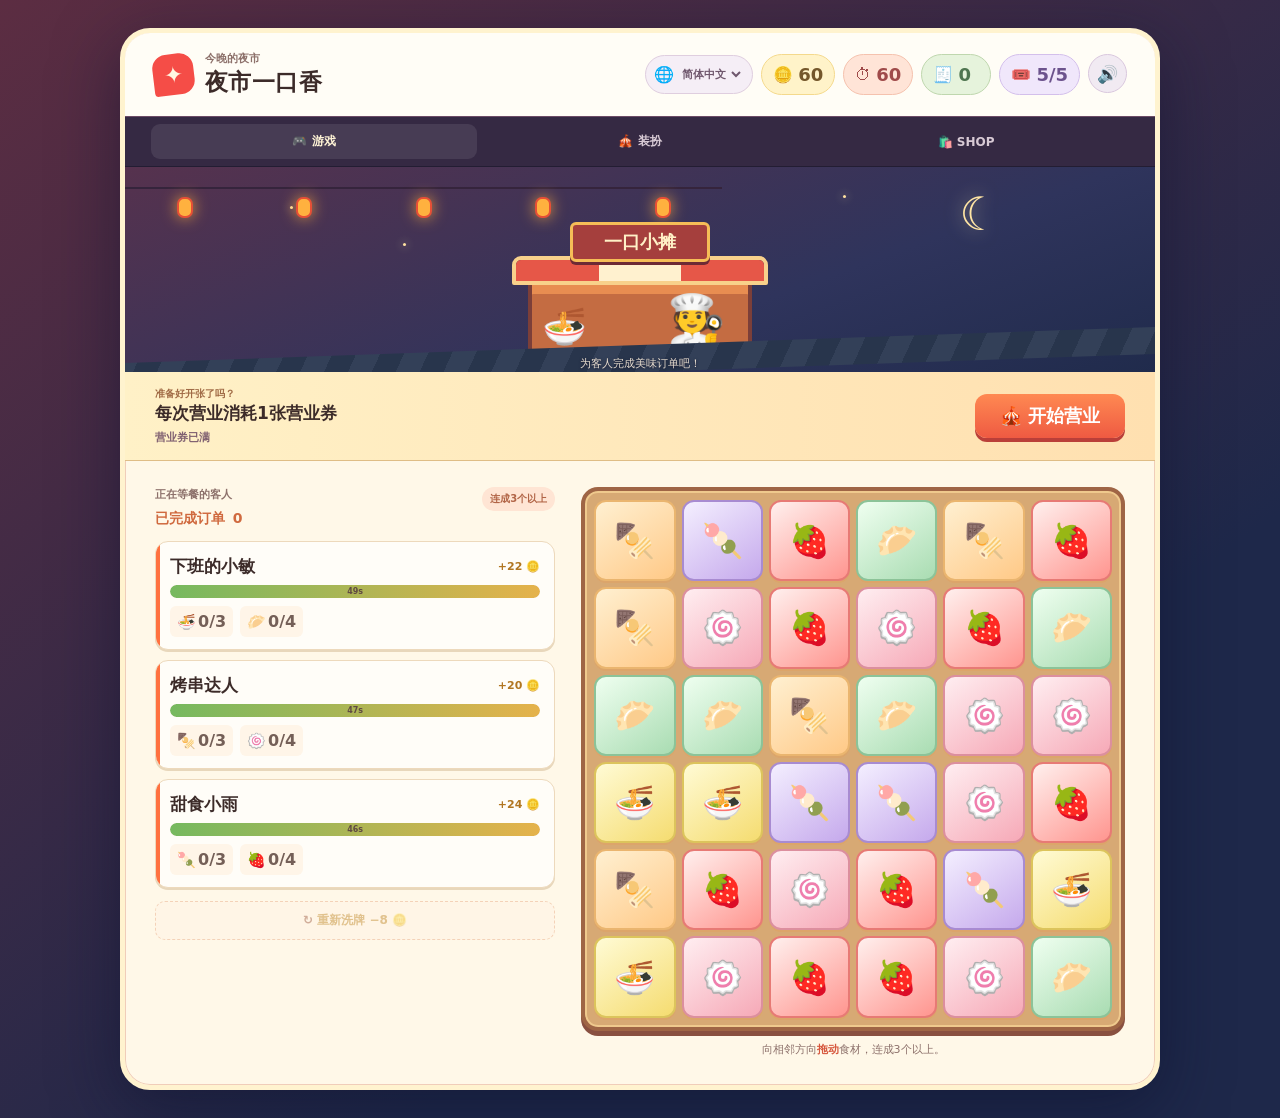
<file: index.html>
<!doctype html>
<html lang="zh-CN">
  <head>
    <meta charset="UTF-8" />
    <meta name="viewport" content="width=device-width, initial-scale=1.0, viewport-fit=cover" />
    <meta http-equiv="Cache-Control" content="no-cache, no-store, must-revalidate" />
    <meta http-equiv="Pragma" content="no-cache" />
    <meta http-equiv="Expires" content="0" />
    <meta name="theme-color" content="#ff713f" />
    <title>夜市一口香</title>
    <script type="module" crossorigin src="./assets/index-Dx8gev--.js?v=mrhz48fj"></script>
    <script type="module" crossorigin src="./game.js?v=mrhz48fj"></script>
    <link rel="stylesheet" crossorigin href="./styles.css?v=mrhz48fj">
  </head>
  <body>
    <main class="game-shell">
      <section class="game-card" aria-label="夜市一口香游戏">
        <header class="topbar">
          <div class="brand">
            <span class="brand-mark">✦</span>
            <div>
              <p data-i18n="brandEyebrow">今晚的夜市</p>
              <h1 data-i18n="gameTitle">夜市一口香</h1>
            </div>
          </div>
          <div class="topbar-actions">
            <label class="language-picker" data-i18n-title="languageTooltip" title="语言 / Language">
              <span>🌐</span>
              <select id="languageSelect" aria-label="语言">
                <option value="zh-CN" selected>简体中文</option>
                <option value="ko">한국어</option>
                <option value="en">English</option>
              </select>
            </label>
            <div class="stats" aria-label="游戏状态">
            <div class="stat-pill" data-i18n-title="coinTooltip" title="金币">
              <span>🪙</span><strong id="coinCount">0</strong>
            </div>
            <div class="stat-pill timer-pill" data-i18n-title="timerTooltip" title="剩余营业时间">
              <span>⏱</span><strong id="timer">60</strong>
            </div>
            <div class="stat-pill earnings-pill" data-i18n-title="earningsTooltip" title="今日待结算">
              <span>🧾</span><strong id="todayEarnings">0</strong>
            </div>
            <div class="stat-pill ticket-pill" data-i18n-title="ticketTooltip" title="营业券">
              <span>🎟️</span><strong id="businessTickets">5/5</strong>
            </div>
              <button class="sound-toggle" id="soundToggle" type="button" aria-label="关闭音效" title="音效开关">🔊</button>
            </div>
          </div>
        </header>

        <nav class="main-nav" aria-label="主菜单">
          <button class="nav-button is-active" type="button" data-view="gameView">🎮 <span data-i18n="menuGame">游戏</span></button>
          <button class="nav-button" type="button" data-view="decorateView">🎪 <span data-i18n="menuDecorate">装扮</span></button>
          <button class="nav-button" type="button" data-view="shopView">🛍️ <span data-i18n="menuShop">SHOP</span></button>
          <button class="nav-button hidden" id="cityNavButton" type="button" data-view="cityView">🏙️ <span data-i18n="menuCity">城市</span></button>
        </nav>

        <section class="view" id="gameView">
          <section class="market-scene" aria-label="我的夜市摊位">
            <div class="moon">☾</div>
            <div class="sky-dot dot-one"></div>
            <div class="sky-dot dot-two"></div>
            <div class="sky-dot dot-three"></div>
            <div class="lantern-string"><i></i><i></i><i></i><i></i><i></i></div>
            <div class="stall">
              <div class="stall-sign">一口小摊</div>
              <div class="stall-awning"><span></span><span></span><span></span></div>
              <div class="stall-body"><span class="stall-counter">🍜</span><span class="stall-cook">🧑‍🍳</span></div>
              <div class="installed-decor-layer"></div>
            </div>
            <div class="customer-stage" id="customerStage" aria-hidden="true"></div>
            <p class="scene-caption" id="sceneCaption">为客人完成美味订单吧！</p>
          </section>

          <section class="day-start-panel" id="dayStartPanel">
            <div><p data-i18n="dayReady">准备好开张了吗？</p><h2 data-i18n="ticketGuide">每次营业消耗1张营业券</h2><small id="ticketRefillTime">10:00</small></div>
            <button class="primary-button" id="startBusinessButton" type="button">🎪 <span data-i18n="startBusiness">开始营业</span></button>
          </section>

          <section class="play-area" id="playArea">
            <div class="orders-panel">
              <div class="section-heading">
                <div>
                  <p data-i18n="hungryGuests">正在等餐的客人</p>
                  <h2><span data-i18n="ordersTitle">订单</span> <span id="orderProgress">0</span></h2>
                </div>
                <span class="tip-badge" id="gameTip" data-i18n="matchTip">连成3个以上</span>
              </div>
              <div class="orders" id="orders" aria-live="polite"></div>
              <div class="utility-buttons">
                <button class="secondary-button" id="shuffleButton" type="button">↻ <span data-i18n="shuffle">重新洗牌</span> <span>−8 🪙</span></button>
                <button class="secondary-button hint-button hidden" id="hintButton" type="button">💡 <span data-i18n="useHint">使用提示</span></button>
                <button class="settle-button hidden" id="settleButton" type="button">🧾 <span data-i18n="settleNow">立即结算</span></button>
              </div>
            </div>

            <section class="board-wrap" aria-label="食材拼图">
              <div class="combo-message" id="comboMessage" aria-live="polite"></div>
              <div class="board" id="board" role="grid" aria-label="食材方块"></div>
              <p class="how-to" id="gameInstructions" data-i18n-html="dragHelp">向相邻方向<b>拖动</b>食材，连成3个以上。</p>
            </section>
          </section>
        </section>

        <section class="view decorate-view hidden" id="decorateView">
          <div class="view-heading">
            <div>
              <p data-i18n="decorateEyebrow">我的收藏</p>
              <h2 data-i18n="decorateTitle">装扮夜市摊位</h2>
              <p class="unlock-hint" id="unlockHint">提高装扮分数可解锁更多摆放位。</p>
              <div class="unlock-progress"><span id="unlockProgressBar"></span><b id="unlockProgressText">0 / 300 ⭐</b></div>
            </div>
            <div class="decor-heading-actions">
              <div class="pet-loot-actions">
                <button class="pet-loot-button cat-loot-button" id="catLootButton" type="button" data-i18n-title="catLootHelp" title="领取寻宝猫带回的奖励">
                  <span>🐱</span><small data-i18n="catLoot">猫咪奖励</small><b id="catLootCount">0</b>
                </button>
                <button class="pet-loot-button dog-loot-button" id="dogLootButton" type="button" data-i18n-title="dogLootHelp" title="领取幸运犬带回的奖励">
                  <span>🐶</span><small data-i18n="dogLoot">狗狗奖励</small><b id="dogLootCount">0</b>
                </button>
              </div>
              <span class="decor-score">⭐ <strong id="decorScore">0</strong></span>
              <span class="slot-count">🧩 <strong id="slotCount">3</strong></span>
              <button class="reset-link" id="resetLayoutButton" type="button" data-i18n="resetLayout">重置摆放</button>
            </div>
          </div>
          <section class="decor-studio" aria-label="摊位装扮预览">
            <div class="placement-toolbar">
              <div><strong id="placementSelection" data-i18n="placementNone">从背包选择家具后，点击地板格子进行摆放</strong><small id="placementHelp" data-i18n="placementHelp">点击已摆放的家具后，可以移动到其他格子</small></div>
              <div class="placement-actions">
                <button id="rotateFurniture" type="button" data-i18n="rotateFurniture">旋转</button>
                <button id="zoomDecorOut" type="button" aria-label="缩小">−</button>
                <button id="resetDecorCamera" type="button" data-i18n-title="cameraReset" title="重置视角">◎</button>
                <button id="zoomDecorIn" type="button" aria-label="放大">＋</button>
                <button id="cancelPlacement" type="button" data-i18n="cancelPlacement">取消选择</button>
              </div>
            </div>
            <div class="floor-palette hidden" id="floorPalette">
              <strong data-i18n="floorPalette">地板样式</strong>
              <button class="is-active" type="button" data-floor="wood"><i></i><span data-i18n="floorWood">木地板</span></button>
              <button type="button" data-floor="light"><i></i><span data-i18n="floorLight">亮色瓷砖</span></button>
              <button type="button" data-floor="dark"><i></i><span data-i18n="floorDark">深色瓷砖</span></button>
            </div>
            <div class="isometric-room" id="decorRoom">
              <div class="decor-canvas-host" id="decorCanvasHost" role="application" aria-label="家具摆放游戏画布"></div>
            </div>
            <nav class="decor-mode-dock" aria-label="装扮模式">
              <button id="decorBackButton" type="button">↩️ <span data-i18n="decorBack">返回</span></button>
              <button id="decorFurnitureMode" class="is-active" type="button">🪑 <span data-i18n="furnitureMode">家具模式</span></button>
              <button id="decorMoveMode" type="button">✋ <span data-i18n="moveMode">移动模式</span></button>
              <button id="decorGridMode" type="button">◇ <span data-i18n="tileMode">地板编辑</span></button>
              <button id="decorDeleteMode" type="button">🗑️ <span data-i18n="deleteMode">删除模式</span></button>
              <button id="decorShopShortcut" type="button">🏪 <span data-i18n="menuShop">SHOP</span></button>
            </nav>
            <p class="decor-room-status" id="expansionStatus">摊位等级 1</p>
          </section>
          <div class="stall-name-editor">
            <label for="stallNameInput" data-i18n="stallNameLabel">摊位名称</label>
            <input id="stallNameInput" type="text" maxlength="12" placeholder="输入摊位名称" />
            <button id="saveStallName" type="button" data-i18n="saveName">保存名称</button>
          </div>
          <button class="bag-button" id="bagButton" type="button">
            <span class="bag-icon">🎒</span>
            <span><strong data-i18n="myBag">我的装饰背包</strong><small data-i18n="bagHelp">打开背包，选择要摆放的装饰</small></span>
            <b id="bagCount">0</b>
          </button>
          <section class="bag-panel hidden" id="bagPanel">
            <div class="inventory-heading">
              <h2 data-i18n="ownedItems">已拥有的装饰</h2>
              <p data-i18n="inventoryHelp">点击物品即可摆放；已摆放的物品点击后会收回背包。</p>
            </div>
            <div class="bag-controls">
              <select id="bagSort" aria-label="排序">
                <option value="score" data-i18n="sortScore">按装扮分数</option>
                <option value="rarity" data-i18n="sortRarity">按稀有度</option>
                <option value="name" data-i18n="sortName">按名称</option>
                <option value="price" data-i18n="sortPrice">按价格</option>
                <option value="effect" data-i18n="sortEffect">按能力</option>
                <option value="acquired" data-i18n="sortAcquired">按获得顺序</option>
              </select>
              <select id="bagRarity" aria-label="稀有度筛选">
                <option value="all" data-i18n="filterAll">全部等级</option>
                <option value="common" data-i18n="common">普通</option>
                <option value="rare" data-i18n="rare">稀有</option>
                <option value="epic" data-i18n="epic">史诗</option>
                <option value="legendary" data-i18n="legendary">传说</option>
              </select>
              <select id="bagGroup" aria-label="分组">
                <option value="flat" data-i18n="groupNone">不分组</option>
                <option value="rarity" data-i18n="groupRarity">按等级分组</option>
              </select>
            </div>
            <div class="decorations inventory-grid" id="decorInventory"></div>
          </section>
        </section>

        <section class="view shop-view hidden" id="shopView">
          <div class="shop-hero">
            <p data-i18n="shopEyebrow">夜市装饰商店</p>
            <h2 data-i18n="gachaTitle">好运装饰机</h2>
            <p data-i18n="gachaSubtitle">抽取装饰，还有机会获得摊位扩建券！</p>
            <p class="shop-city-wallet">🏙️ <span data-i18n="cityWallet">城市资金</span> <strong id="shopCityMoney">0</strong>元</p>
            <div class="gacha-machine" id="gachaMachine" aria-hidden="true">
              <div class="gacha-rays"></div>
              <div class="gacha-globe"><span id="gachaPreview">🎁</span><div class="coin-burst" id="coinBurst"></div></div>
              <div class="gacha-base">LUCKY</div>
            </div>
            <div class="gacha-result" id="gachaResult" aria-live="polite">
              <span>✨</span><strong data-i18n="readyToDraw">好运正在等你</strong>
            </div>
            <div class="draw-actions">
              <button class="primary-button draw-button" id="drawButton" type="button"><span data-i18n="drawOnce">抽取一次</span> · 50 🪙</button>
              <button class="primary-button draw-button draw-ten-button" id="drawTenButton" type="button"><span data-i18n="drawTen">抽取十次</span> · 450 🪙</button>
            </div>
            <div class="odds-row" aria-label="抽取概率">
              <span class="rarity-common" id="commonOdds">普通 70%</span>
              <span class="rarity-rare" id="rareOdds">稀有 20%</span>
              <span class="rarity-epic" id="epicOdds">史诗 5%</span>
              <span class="rarity-legendary" id="legendaryOdds">传说 3%</span>
              <span class="rarity-expansion" id="expansionOdds">扩建券 2%</span>
            </div>
            <p class="booster-status" id="boosterStatus">未使用概率宝箱</p>
            <article class="name-ticket-product">
              <span>🎫</span><div><strong data-i18n="nameTicket">摊位改名券</strong><small data-i18n="nameTicketHelp">解除一次名称锁定</small></div>
              <button id="buyNameTicket" type="button"><span data-i18n="buyNameTicket">购买</span> · 1500元</button>
            </article>
            <article class="name-ticket-product expansion-ticket-product">
              <span>🏗️</span><div><strong data-i18n="expansionTicketShop">摊位扩建券</strong><small id="expansionTicketHelp">每次购买价格上涨3000元</small></div>
              <button id="buyExpansionTicket" type="button">5000元</button>
            </article>
            <article class="coupon-product">
              <span>🎟️</span>
              <div><strong data-i18n="couponTitle">兑换码</strong><small data-i18n="couponHelp">每个兑换码只能使用一次</small></div>
              <div class="coupon-entry">
                <input id="couponInput" type="text" inputmode="text" maxlength="32" autocomplete="off" autocapitalize="none" spellcheck="false" aria-label="兑换码" />
                <button id="redeemCoupon" type="button" data-i18n="couponRedeem">兑换</button>
              </div>
            </article>
          </div>
          <section class="score-chest-section">
            <div class="inventory-heading">
              <div><p data-i18n="scoreChestEyebrow">装扮分数限定</p><h2 data-i18n="scoreChestTitle">阶段专属宝箱</h2></div>
              <p data-i18n="scoreChestHelp">每个宝箱只会抽出该分数阶段解锁的装饰</p>
            </div>
            <div class="score-chest-grid" id="scoreChestGrid"></div>
          </section>
          <section class="background-shop-section">
            <div class="inventory-heading">
              <div><p data-i18n="backgroundEyebrow">豪华场景</p><h2 data-i18n="backgroundTitle">夜市背景商店</h2></div>
              <p data-i18n="backgroundHelp">用城市资金购买，背景可在每座城市分别装备</p>
            </div>
            <div class="background-grid" id="backgroundGrid"></div>
          </section>
          <div class="catalog-section">
            <div class="inventory-heading">
              <h2 id="catalogTitle" data-i18n="catalogTitle">装饰图鉴 · 119种</h2>
              <p id="catalogHelp" data-i18n="catalogHelp">基础37种 · 装扮分数可解锁82种</p>
            </div>
            <div class="catalog-grid" id="shopCatalog"></div>
          </div>
        </section>
        <section class="view city-view hidden" id="cityView">
          <div class="city-income-card">
            <div><p data-i18n="cityIncomeEyebrow">离线城市收益</p><h2><span id="cityStoredIncome">0</span> / 3000元</h2><small data-i18n="cityIncomeRate">现实时间每小时积累300元</small></div>
            <div class="city-wallet"><span data-i18n="cityWallet">城市资金</span><strong><b id="cityMoney">0</b>元</strong></div>
            <button id="claimCityIncome" type="button" data-i18n="claimIncome">领取收益</button>
          </div>
          <div class="city-heading"><p data-i18n="citySelectEyebrow">经营地图</p><h2 data-i18n="citySelectTitle">选择夜市城市</h2></div>
          <div class="city-grid" id="cityGrid"></div>
        </section>
        <div class="toast" id="toast" aria-live="polite"></div>
      </section>
    </main>

    <div class="modal hidden" id="gameOverModal" role="dialog" aria-modal="true" aria-labelledby="gameOverTitle">
      <div class="modal-content">
        <span class="modal-emoji">🎉</span>
        <p data-i18n="closingEyebrow">今晚的夜市</p>
        <h2 id="gameOverTitle" data-i18n="closingTitle">圆满收摊！</h2>
        <p class="modal-score"><strong id="finalOrders">0</strong> <span data-i18n="completedOrders">份订单已完成</span></p>
        <div class="settlement-sheet">
          <p><span data-i18n="matchIncome">连线收入</span><strong id="settlementMatch">0</strong></p>
          <p><span data-i18n="orderIncome">订单收入</span><strong id="settlementOrders">0</strong></p>
          <p><span data-i18n="petIncome">宠物收入</span><strong id="settlementPets">0</strong></p>
          <p><span data-i18n="overtimeIncome">加时奖励</span><strong id="settlementOvertime">0</strong></p>
          <p class="settlement-penalty"><span data-i18n="failedOrderPenalty">超时订单罚款</span><strong id="settlementPenalty">−0</strong></p>
          <p><span data-i18n="passiveIncome">持有被动奖励</span><strong id="settlementPassive">0</strong></p>
          <p class="settlement-total"><span data-i18n="settlementTotal">本日结算</span><strong id="settlementTotal">0 🪙</strong></p>
        </div>
        <button class="primary-button" id="restartButton" type="button" data-i18n="nextDay">明天继续营业</button>
      </div>
    </div>

    <div class="modal hidden" id="petLootModal" role="dialog" aria-modal="true" aria-labelledby="petLootTitle">
      <div class="modal-content pet-loot-modal-content">
        <span class="modal-emoji" id="petLootIcon">🐱</span>
        <h2 id="petLootTitle">宠物带回的奖励</h2>
        <p id="petLootSummary"></p>
        <div class="pet-loot-grid" id="petLootGrid"></div>
        <button class="primary-button" id="closePetLootModal" type="button" data-i18n="petLootClose">确认</button>
      </div>
    </div>

  </body>
</html>
</file>
<file: styles.css>
:root{--ink:#3c2b29;--muted:#8d716b;--cream:#fff8e8;--paper:#fffdf8;--orange:#ff713f;--coral:#f54d47;--red:#cf3541;--yellow:#ffc44d;--green:#64a56c;--display-font:"Microsoft YaHei", "PingFang SC", "Noto Sans SC", "Malgun Gothic", system-ui, sans-serif;color:var(--ink);font-family:Microsoft YaHei,PingFang SC,Noto Sans SC,Malgun Gothic,system-ui,sans-serif}html{-webkit-text-size-adjust:100%;-moz-text-size-adjust:100%;text-size-adjust:100%;width:100%;overflow-x:hidden}*{box-sizing:border-box}body{background:radial-gradient(circle at 20% 15%,#ffcc6b55 0 2px,#0000 3px),radial-gradient(circle at 80% 12%,#ffcc6b55 0 2px,#0000 3px),linear-gradient(145deg,#5c2d42,#1e284a 70%);width:100%;min-width:0;min-height:100dvh;margin:0;overflow-x:hidden}button{font:inherit;cursor:pointer}.game-shell{padding:28px 16px}.game-card{background:var(--cream);border:5px solid #fff3cf;border-radius:30px;width:min(100%,1040px);margin:auto;overflow:hidden;box-shadow:0 18px 65px #0c102c80,inset 0 0 0 1px #d1765b55}.topbar{background:#fffdf6;justify-content:space-between;align-items:center;gap:16px;padding:18px 28px;display:flex}.brand{align-items:center;gap:11px;display:flex}.brand-mark{color:#fff7e1;background:var(--coral);border-radius:14px 14px 14px 4px;place-items:center;width:41px;height:41px;font-size:23px;display:grid;transform:rotate(-7deg)}.brand p,.section-heading p{color:var(--muted);margin:0 0 1px;font-size:11px;font-weight:700}.brand h1,h2,.modal-content h2{font-family:var(--display-font);margin:0;font-weight:800}.brand h1{letter-spacing:.02em;font-size:23px}.topbar-actions{align-items:center;gap:8px;display:flex}.stats{gap:8px;display:flex}.language-picker{color:#6f576d;background:#f5eef6;border:1px solid #dfcedf;border-radius:99px;align-items:center;gap:4px;height:39px;padding:0 8px;display:flex}.language-picker select{max-width:94px;color:inherit;font:inherit;cursor:pointer;background:0 0;border:0;outline:0;font-size:11px;font-weight:700}.stat-pill{color:#74572b;background:#fff3c9;border:1px solid #f4d98c;border-radius:99px;align-items:center;gap:5px;min-width:70px;padding:9px 11px;display:flex}.stat-pill strong{font-family:var(--display-font);font-size:18px;font-weight:800}.timer-pill{color:#9f4a4a;background:#ffe4d7;border-color:#f5c2ae}.earnings-pill{color:#4f7550;background:#e6f3dc;border-color:#bfd7ae}.ticket-pill{color:#6c538d;background:#f0e7fb;border-color:#d3bfeb}.sound-toggle{background:#f1eaf2;border:1px solid #d9c7dd;border-radius:50%;place-items:center;width:39px;height:39px;padding:0;font-size:17px;transition:transform .15s,opacity .15s;display:grid}.sound-toggle:hover{transform:translateY(-1px)}.sound-toggle.is-muted{opacity:.55}.market-scene{color:#fff7d9;background:linear-gradient(160deg,#56324e,#2f345c 63%,#202b4c);height:205px;position:relative;overflow:hidden}.market-scene:after{content:"";background:repeating-linear-gradient(115deg,#334058 0 22px,#28354c 22px 44px);height:27px;position:absolute;bottom:0;left:-12px;right:-12px;transform:skewY(-2deg)}.moon{color:#ffe5a4;text-shadow:0 0 18px #fff0ad99;font-size:46px;position:absolute;top:20px;right:15%}.sky-dot{background:#ffe2a0;border-radius:50%;width:3px;height:3px;position:absolute;box-shadow:0 0 8px #ffe2a0}.dot-one{top:39px;left:16%}.dot-two{top:76px;left:27%}.dot-three{top:28px;right:30%}.lantern-string{border-top:2px solid #35243c;justify-content:space-around;width:58%;height:48px;display:flex;position:absolute;top:20px;left:0}.lantern-string i{background:#ffb13f;border:2px solid #e64f36;border-radius:7px;width:16px;height:21px;margin-top:8px;display:block;box-shadow:0 0 15px #ffb13fcc}.stall{width:290px;height:132px;transition:filter .25s,transform .25s;position:absolute;bottom:19px;left:50%;transform:translate(-50%)}.stall-sign{z-index:3;color:#fff1c7;width:140px;font-family:var(--display-font);text-align:center;background:#a53f3d;border:3px solid #f6bd57;border-radius:6px;padding:5px;font-size:18px;font-weight:800;position:absolute;top:1px;left:75px;box-shadow:0 3px #6d2a35}.stall-awning{z-index:2;border:4px solid #f8d18b;border-radius:9px 9px 2px 2px;width:256px;height:29px;display:flex;position:absolute;top:35px;left:17px;overflow:hidden}.stall-awning span{background:#e65748;flex:1}.stall-awning span:nth-child(2){background:#fff1cf}.stall-body{background:#c46c42;border:4px solid #7c3f39;border-bottom:0;border-radius:5px 5px 0 0;height:74px;position:absolute;bottom:0;left:33px;right:33px;box-shadow:inset 0 11px #e88d51}.stall-counter{font-size:36px;position:absolute;bottom:5px;left:10px}.stall-cook{font-size:47px;position:absolute;bottom:6px;right:22px}.customer-stage{z-index:7;pointer-events:none;height:73px;position:absolute;bottom:12px;left:0;right:0}.guest-slot{bottom:0;left:var(--seat-left);width:54px;height:68px;position:absolute;transform:translate(-50%)}.guest-chair{filter:drop-shadow(0 3px 2px #16142877);font-size:31px;position:absolute;bottom:0;left:50%;transform:translate(-50%)}.market-guest{z-index:2;width:47px;height:49px;display:block;position:absolute;bottom:14px;left:50%;transform:translate(-50%)}.market-guest b{filter:drop-shadow(0 3px 2px #17122477);font-size:35px;font-weight:400;position:absolute;bottom:0;left:50%;transform:translate(-50%)}.market-guest i{z-index:3;filter:drop-shadow(0 2px 1px #1c142977);font-size:19px;font-style:normal;animation:.28s ease-in-out infinite alternate food-bob;position:absolute;bottom:0;right:-3px}.guest-entering.guest-left{animation:1.05s cubic-bezier(.2,.75,.3,1) both guest-enter-left}.guest-entering.guest-right{animation:1.05s cubic-bezier(.2,.75,.3,1) both guest-enter-right}.guest-leaving.guest-left{animation:1.05s ease-in both guest-leave-left}.guest-leaving.guest-right{animation:1.05s ease-in both guest-leave-right}.guest-entering b,.guest-leaving b{animation:.22s ease-in-out infinite alternate guest-step}@keyframes guest-enter-left{0%{opacity:0;transform:translate(-520px)}70%{opacity:1}to{opacity:1;transform:translate(-50%)}}@keyframes guest-enter-right{0%{opacity:0;transform:translate(470px)}70%{opacity:1}to{opacity:1;transform:translate(-50%)}}@keyframes guest-leave-left{0%{opacity:1;transform:translate(-50%)}80%{opacity:1}to{opacity:0;transform:translate(-520px)}}@keyframes guest-leave-right{0%{opacity:1;transform:translate(-50%)}80%{opacity:1}to{opacity:0;transform:translate(470px)}}@keyframes guest-step{to{transform:translate(-50%)translateY(-4px)rotate(3deg)}}@keyframes food-bob{to{transform:translateY(-3px)rotate(5deg)}}.scene-caption{z-index:9;color:#e7ddcf;text-align:center;text-shadow:0 1px 3px #16142c;width:100%;margin:0;font-size:11px;position:absolute;bottom:1px;left:50%;transform:translate(-50%)}.play-area{grid-template-columns:minmax(230px,.92fr) minmax(330px,1.25fr);gap:26px;padding:26px 30px 28px;display:grid}.orders-panel{min-width:0}.section-heading{justify-content:space-between;align-items:flex-start;gap:8px;margin-bottom:13px;display:flex}.section-heading h2{font-size:22px}.section-heading h2 span{color:#d06a3f;font-size:14px}.tip-badge{color:#b26547;background:#ffe5d4;border-radius:99px;padding:5px 8px;font-size:10px;font-weight:700}.orders{gap:10px;display:grid}.orders[data-count="4"],.orders[data-count="5"],.orders[data-count="6"]{grid-template-columns:repeat(2,minmax(0,1fr))}.order-card{background:var(--paper);border:1px solid #edd9bc;border-radius:13px;padding:11px 12px 10px;transition:opacity .25s,transform .25s;position:relative;overflow:hidden;box-shadow:0 2px #e8d7bb}.order-card.is-complete{opacity:.46;transform:scale(.97)}.order-card:before{content:"";background:var(--orange);width:4px;position:absolute;top:0;bottom:0;left:0}.order-top{justify-content:space-between;align-items:center;margin-bottom:7px;display:flex}.customer{font-family:var(--display-font);font-size:17px;font-weight:800}.reward{color:#b17621;font-size:11px;font-weight:700}.order-items{flex-wrap:wrap;gap:5px;display:flex}.order-item{color:#745f57;background:#fff5e8;border-radius:6px;align-items:center;gap:2px;padding:4px 5px;font-size:11px;display:inline-flex}.order-item.done{color:#4c884b;background:#e4f3dd;text-decoration:line-through}.order-item b{font-family:var(--display-font);font-size:13px;font-weight:800}.utility-buttons{gap:7px;margin-top:13px;display:grid}.secondary-button{color:#9a543c;background:#fff2e4;border:1px dashed #e8a67f;border-radius:10px;width:100%;margin-top:0;padding:10px;font-size:12px;font-weight:700}.secondary-button span{color:#bd8120}.secondary-button:disabled{opacity:.45;cursor:not-allowed}.hint-button{color:#6d5898;background:#f1e9ff;border-color:#bfa8e3}.hint-button span{color:inherit}.settle-button{color:#fff8d8;background:linear-gradient(#6c9560,#4f774b);border:0;border-radius:10px;width:100%;padding:10px;font-size:12px;font-weight:800;box-shadow:0 3px #345b35}.board-wrap{min-width:0;position:relative}.board{background:#d7a974;border:4px solid #9f6545;border-radius:17px;grid-template-columns:repeat(6,1fr);gap:6px;padding:9px;display:grid;box-shadow:inset 0 0 0 2px #efc98d,0 5px #895040}.tile{aspect-ratio:1;touch-action:none;-webkit-user-select:none;user-select:none;background:linear-gradient(145deg,#fffef4,#ffe9c7);border:2px solid #f5d5a3;border-radius:12px;min-width:0;padding:0;font-size:clamp(21px,4.1vw,33px);line-height:1;transition:transform .13s,filter .13s;position:relative;overflow:visible;box-shadow:0 2px #dca56a}.tile:hover{filter:brightness(1.04);transform:translateY(-2px)}.tile.selected{z-index:2;filter:brightness(1.08);outline:3px solid #ff7543;transform:scale(.91)}.tile.pop{z-index:4;animation:.32s cubic-bezier(.2,.8,.3,1) forwards pop}.tile.pop:before,.tile.pop:after{content:"";pointer-events:none;border-radius:50%;width:8px;height:8px;animation:.34s ease-out forwards sparkle-pop;position:absolute;inset:50%;box-shadow:-27px -20px #fff38c,25px -18px #ff9be7,-22px 23px #91efff,28px 20px #fff,0 -31px #b2ff9c,0 31px #ffc46f}.tile.pop:after{animation-delay:40ms;transform:rotate(35deg)}.tile.shake{animation:.24s linear shake}.tile-skewer{background:linear-gradient(145deg,#fff0d1,#ffc987);border-color:#eab56f}.tile-noodle{background:linear-gradient(145deg,#fffbd5,#f5dc70);border-color:#dcc45c}.tile-dumpling{background:linear-gradient(145deg,#effff0,#a9dcb2);border-color:#8cc398}.tile-fishcake{background:linear-gradient(145deg,#ffeef1,#f6a9b7);border-color:#dc8f9e}.tile-tteok{background:linear-gradient(145deg,#f4efff,#c5a9ec);border-color:#a88bd1}.tile-fruit{background:linear-gradient(145deg,#fff0ee,#ff958f);border-color:#e77a75}.board.memory-board{background:linear-gradient(145deg,#614768,#382f50);border-color:#87688f;position:relative;box-shadow:inset 0 0 0 2px #d6b3da,0 5px #493950}.board.memory-preview:after{z-index:20;color:#fff8dd;white-space:nowrap;content:attr(data-preview-label);pointer-events:none;background:#d1584e;border:2px solid #ffd77f;border-radius:99px;padding:7px 14px;font-size:12px;font-weight:900;position:absolute;top:-18px;left:50%;transform:translate(-50%);box-shadow:0 4px 12px #251c3688}.memory-card{perspective:650px;cursor:pointer;background:#493958;border-color:#8f7298;overflow:hidden;box-shadow:0 3px #2d2539}.memory-card:disabled{opacity:1;cursor:default}.memory-card:not(:disabled):hover{filter:brightness(1.12)}.memory-card-inner{transform-style:preserve-3d;transition:transform .38s cubic-bezier(.2,.72,.25,1);display:block;position:absolute;inset:3px}.memory-card-cover,.memory-card-ingredient{backface-visibility:hidden;border-radius:8px;place-items:center;display:grid;position:absolute;inset:0;overflow:hidden}.memory-card-cover{color:#ffe69b;text-shadow:0 0 9px #ffd875;background:repeating-linear-gradient(135deg,#604666 0 8px,#4b3858 8px 16px);border:2px solid #a986ad;font-size:clamp(18px,3.2vw,28px)}.memory-card-ingredient{background:linear-gradient(145deg,#fffdf1,#ffe6ba);border:2px solid #f3cb8d;font-size:clamp(21px,4vw,33px);transform:rotateY(180deg)}.memory-card.is-revealed .memory-card-inner{transform:rotateY(180deg)}.memory-card.is-matched{filter:saturate(.65);box-shadow:inset 0 0 0 3px #8fd487,0 2px #3c7540}.memory-card.is-matched .memory-card-ingredient:after{color:#318348;content:"✓";font-size:13px;position:absolute;bottom:2px;right:3px}.memory-card.tile-skewer .memory-card-ingredient{background:linear-gradient(145deg,#fff0d1,#ffc987)}.memory-card.tile-noodle .memory-card-ingredient{background:linear-gradient(145deg,#fffbd5,#f5dc70)}.memory-card.tile-dumpling .memory-card-ingredient{background:linear-gradient(145deg,#effff0,#a9dcb2)}.memory-card.tile-fishcake .memory-card-ingredient{background:linear-gradient(145deg,#ffeef1,#f6a9b7)}.memory-card.tile-tteok .memory-card-ingredient{background:linear-gradient(145deg,#f4efff,#c5a9ec)}.memory-card.tile-fruit .memory-card-ingredient{background:linear-gradient(145deg,#fff0ee,#ff958f)}.tile.hint{z-index:3;animation:.65s ease-in-out infinite alternate hint-glow}.tile.hint-clear{animation:none}@keyframes hint-glow{to{outline:4px solid #a47cff;transform:scale(1.08);box-shadow:0 0 18px #a47cffee}}@keyframes pop{35%{filter:brightness(1.6);transform:scale(1.28)rotate(-5deg);box-shadow:0 0 22px #fff}to{opacity:0;transform:scale(.25)rotate(22deg)}}@keyframes sparkle-pop{0%{opacity:1;transform:scale(.2)}to{opacity:0;transform:scale(1.8)}}@keyframes shake{25%{transform:translate(-3px)}75%{transform:translate(3px)}}.board.chain-burst{animation:.5s ease-out board-flash}@keyframes board-flash{20%{filter:saturate(1.35)brightness(1.12);box-shadow:inset 0 0 30px #fff8a8,0 0 28px #ffc767}}.combo-message{z-index:5;color:#e14d3d;min-width:150px;font-family:var(--display-font);text-align:center;pointer-events:none;opacity:0;font-size:23px;font-weight:800;position:absolute;top:-21px;left:50%;transform:translate(-50%,12px)}.combo-message.show{animation:.8s ease-out forwards message}@keyframes message{20%{opacity:1;transform:translate(-50%,-2px)scale(1.08)}to{opacity:0;transform:translate(-50%,-22px)scale(1)}}.how-to{color:var(--muted);text-align:center;margin:11px 0 0;font-size:11px}.how-to b{color:#d6573d}.shop-panel{background:#fff1d6;border-top:1px solid #ebd4ad;padding:20px 30px 27px}.reset-link{color:#a67861;background:0 0;border:0;padding:3px 0;font-size:11px;text-decoration:underline}.unlock-hint{color:#ba704e!important;margin-top:3px!important}.decor-heading-actions{flex-direction:column;align-items:flex-end;gap:5px;display:flex}.decor-score{color:#9c631d;background:#fff8d9;border:1px solid #ead090;border-radius:99px;padding:5px 9px;font-size:12px}.decor-score strong{font-family:var(--display-font);font-size:16px;font-weight:800}.decorations{grid-template-columns:repeat(3,1fr);gap:11px;display:grid}.decor-card{text-align:left;background:#fffdfa;border:1px solid #e8d0ab;border-radius:14px;min-height:114px;padding:11px;transition:transform .18s;position:relative;box-shadow:0 2px #dfc69c}.decor-card:hover{transform:translateY(-2px)}.decor-card:disabled{cursor:default}.decor-card.is-owned{background:#f2f9e9;border-color:#9ac28f}.decor-art{margin-bottom:4px;font-size:33px;display:block}.decor-name{font-family:var(--display-font);font-size:16px;font-weight:800;display:block}.decor-description{color:var(--muted);margin-top:2px;font-size:10px;line-height:1.35;display:block}.decor-price{color:#a36d1e;font-size:10px;font-weight:700;position:absolute;bottom:8px;right:9px}.is-owned .decor-price{color:#579156}.decor-art-image{object-fit:contain;-webkit-user-select:none;user-select:none;width:72px;height:72px;margin:0 auto 5px;display:block}.hidden{display:none!important}.main-nav{background:#352943;border-top:1px solid #6c4c66;border-bottom:1px solid #231d33;grid-template-columns:repeat(auto-fit,minmax(0,1fr));padding:7px 26px;display:grid}.nav-button{color:#d8cad5;background:0 0;border:0;border-radius:9px;padding:9px;font-size:12px;font-weight:800;transition:color .15s,background .15s}.nav-button:hover,.nav-button.is-active{color:#fff4d6;background:#ffffff17}.view-heading{justify-content:space-between;align-items:flex-start;gap:14px;padding:24px 30px 14px;display:flex}.day-start-panel{background:linear-gradient(90deg,#fff1c7,#ffe0b0);border-bottom:1px solid #dfbd86;justify-content:space-between;align-items:center;gap:18px;padding:15px 30px;display:flex}.day-start-panel p{color:#a06a45;margin:0;font-size:10px;font-weight:800}.day-start-panel h2{margin:1px 0;font-size:17px}.day-start-panel small{color:#7f5f70;font-size:11px;font-weight:800}.day-start-panel .primary-button{width:auto;min-width:150px;margin:0;padding:10px 16px}.day-start-panel .primary-button:disabled{opacity:.45;cursor:not-allowed}.view-heading p,.inventory-heading p,.shop-hero>p{color:var(--muted);margin:0;font-size:11px}.view-heading h2,.inventory-heading h2,.shop-hero h2{margin:0;font-size:23px}.slot-count{color:#6c538f;background:#f3eaff;border:1px solid #d7c2ec;border-radius:99px;padding:5px 9px;font-size:12px}.decor-preview{border:4px solid #ead2a3;border-radius:20px;height:260px;margin:0 30px 20px}.decor-preview .stall{bottom:26px}.decor-studio{background:#f3dfbd;border:4px solid #d7b177;border-radius:21px;margin:0 30px 20px;overflow:hidden;box-shadow:0 7px #9b7149,inset 0 0 28px #7c4d2722}.placement-toolbar{z-index:8;color:#fff7dc;background:linear-gradient(90deg,#49374e,#6a4c5e);justify-content:space-between;align-items:center;gap:14px;padding:12px 15px;display:flex;position:relative}.placement-toolbar div{flex-direction:column;min-width:0;display:flex}.placement-toolbar strong{text-overflow:ellipsis;white-space:nowrap;font-size:12px;overflow:hidden}.placement-toolbar small{color:#d9c3d4;font-size:9px}.placement-toolbar button{color:#644e59;background:#ffe4a5;border:0;border-radius:8px;flex:none;padding:7px 10px;font-size:9px;font-weight:900}.placement-toolbar button:disabled{opacity:.35}.isometric-room{touch-action:none;cursor:grab;background:#303236;height:620px;min-height:360px;position:relative;overflow:hidden}.isometric-room:active{cursor:grabbing}.decor-canvas-host{touch-action:none;-webkit-tap-highlight-color:transparent;background:#303236;position:absolute;inset:0;overflow:hidden}.decor-canvas-host canvas{pointer-events:auto;touch-action:none;-webkit-user-select:none;user-select:none;display:block;width:100%!important;height:100%!important}.decor-room-status{color:#6f4d40;text-align:center;background:#f9e9c9;border-top:1px solid #d0a96e;margin:0;padding:9px 14px;font-size:10px;font-weight:800}.installed-decor-layer{z-index:6;pointer-events:none;position:absolute;inset:0}.installed-decor{object-fit:contain;filter:drop-shadow(0 3px 2px #27192977);width:45px;height:45px;animation:.28s ease-out both decor-in;display:block;position:absolute}.installed-decor:first-child{bottom:0;left:-28px}.installed-decor:nth-child(2){bottom:0;right:-27px}.installed-decor:nth-child(3){top:-28px;left:2px}.installed-decor:nth-child(4){top:-32px;right:2px}.installed-decor:nth-child(5){bottom:18px;left:68px}.installed-decor:nth-child(6){bottom:18px;right:66px}.installed-decor:nth-child(7){bottom:-13px;left:25px}.installed-decor:nth-child(8){bottom:-13px;right:25px}.installed-decor:nth-child(9){top:-48px;left:48px}.installed-decor:nth-child(10){top:-48px;right:48px}.installed-decor:nth-child(11){bottom:34px;left:103px}.installed-decor:nth-child(12){bottom:34px;right:101px}.decor-overflow-badge{z-index:8;color:#fff;background:#6e4c74;border:2px solid #f1d695;border-radius:99px;place-items:center;min-width:31px;height:31px;padding:0 6px;font-size:10px;font-weight:900;display:grid;position:absolute;top:30px;right:-14px;box-shadow:0 2px 5px #24172c77}@keyframes decor-in{0%{opacity:0;transform:translateY(7px)scale(.75)}}.stall.expansion-2{transform:translate(-50%)scale(1.3)}.stall.expansion-3{transform:translate(-50%)scale(1.6)}.stall.expansion-4{transform:translate(-50%)scale(1.9)}.bag-button{color:#5c423b;text-align:left;background:#fffaf0;border:2px solid #e7bd78;border-radius:15px;align-items:center;gap:12px;width:calc(100% - 60px);margin:0 30px 20px;padding:14px 17px;display:flex;box-shadow:0 4px #c99257}.bag-button:hover{transform:translateY(-1px)}.bag-icon{font-size:35px}.bag-button>span:nth-child(2){flex-direction:column;flex:1;display:flex}.bag-button strong{font-size:14px}.bag-button small{color:var(--muted);font-size:10px}.bag-button b{color:#fff;background:var(--orange);border-radius:99px;place-items:center;min-width:30px;height:30px;padding:0 8px;display:grid}.bag-panel{background:#f1dfbf;border:2px solid #d3ad70;border-radius:18px;margin:0 30px 28px;padding:17px;box-shadow:inset 0 2px 8px #8d592622}.inventory-heading{justify-content:space-between;align-items:flex-end;gap:12px;margin-bottom:12px;display:flex}.inventory-heading h2{font-size:18px}.inventory-heading p{text-align:right}.bag-controls{justify-content:flex-end;gap:8px;margin:-2px 0 12px;display:flex}.bag-controls select{color:#5d4740;min-width:118px;font:inherit;background:#fffaf0;border:1px solid #cda875;border-radius:9px;outline:none;padding:8px 28px 8px 10px;font-size:10px;font-weight:800}.bag-controls select:focus{border-color:#d86849;box-shadow:0 0 0 3px #e99a6d33}.inventory-grid{grid-template-columns:repeat(4,1fr)}.inventory-card{min-height:126px}.inventory-card.is-installed{background:#eef9e7;border-color:#8eb77b}.inventory-card .item-count{z-index:2;color:#fff;background:#674d69;border:2px solid #fff7e8;border-radius:99px;place-items:center;min-width:32px;height:32px;padding:0 7px;font-size:14px;font-weight:900;display:grid;position:absolute;top:6px;right:6px;box-shadow:0 3px 6px #38233c55}.inventory-actions{gap:5px;margin-top:9px;display:flex}.inventory-actions button{border:0;border-radius:7px;flex:1;padding:5px 3px;font-size:9px;font-weight:800}.place-button{color:#39683d;background:#dff0d8}.remove-button{color:#5a5791;background:#e5e3fb}.sell-button{color:#9b5238;background:#ffe2d3}.empty-bag{color:var(--muted);text-align:center;background:#fff9ed;border:1px dashed #cda875;border-radius:12px;grid-column:1/-1;padding:32px}.shop-view{background:#fff7e5}.shop-hero{text-align:center;background:radial-gradient(circle at 50% 20%,#fff8d3,#f8ddb3 67%,#e9bd83);border-bottom:1px solid #d5a86b;padding:29px 25px 25px}.shop-hero h2{color:#7d3f49;font-size:29px}.shop-hero>p:nth-child(3){margin-top:4px}.shop-city-wallet{background:#fff8;border:1px solid #d8b57d;border-radius:99px;align-items:center;gap:5px;padding:6px 10px;font-weight:800;display:inline-flex;color:#604957!important;margin:9px 0 0!important;font-size:10px!important}.shop-city-wallet strong{color:#a56c16;font-size:13px}.gacha-machine{z-index:1;isolation:isolate;width:170px;margin:19px auto 10px;position:relative}.gacha-globe{background:radial-gradient(circle at 35% 25%,#fffc,#d8f3ff99 38%,#a7cde2bb);border:8px solid #e45b55;border-radius:50% 50% 42% 42%;place-items:center;width:146px;height:126px;margin:auto;font-size:58px;display:grid;position:relative;box-shadow:inset 0 -14px #7db3cc66,0 5px #9e3d45}.gacha-globe>#gachaPreview{z-index:5;filter:drop-shadow(0 4px 3px #25395755);display:block;position:relative}.gacha-machine.is-drawing #gachaPreview{animation:.45s ease-in-out infinite gacha-spin}@keyframes gacha-spin{50%{filter:blur(1px);transform:rotate(170deg)scale(.72)}}.gacha-base{z-index:4;color:#fff5cf;letter-spacing:.16em;background:#d94747;border:5px solid #a9363e;border-radius:8px 8px 15px 15px;width:170px;margin-top:-3px;padding:9px;font-weight:900;position:relative;box-shadow:0 5px #85333a}.gacha-rays{z-index:-1;opacity:0;pointer-events:none;background:repeating-conic-gradient(currentColor 0deg 8deg,#0000 8deg 18deg);border-radius:50%;width:235px;height:235px;position:absolute;top:-27px;left:50%;transform:translate(-50%)scale(.5)}.gacha-machine.reveal-common .gacha-globe{animation:.8s ease-out common-light}.gacha-machine.reveal-rare .gacha-globe{animation:.95s ease-out rare-light}.gacha-machine.reveal-epic #gachaPreview{animation:1.25s ease-in-out epic-box}.gacha-machine.reveal-epic .gacha-globe{animation:1.35s ease-out epic-light}.gacha-machine.reveal-epic .gacha-rays{color:#b56cff;animation:1.25s ease-out rays-out}.gacha-machine.reveal-legendary #gachaPreview{animation:1.7s ease-in-out legendary-box}.gacha-machine.reveal-legendary .gacha-globe{animation:1.8s ease-out legendary-light}.gacha-machine.reveal-legendary .gacha-rays{color:#ffd347;animation:1.7s ease-out rays-out}.gacha-machine.reveal-expansion #gachaPreview{animation:1.5s ease-out expansion-box}.gacha-machine.reveal-expansion .gacha-globe{animation:1.6s ease-out expansion-light}.gacha-machine.reveal-expansion .gacha-rays{color:#6ef2a5;animation:1.5s ease-out rays-out}@keyframes common-light{35%{box-shadow:0 0 12px 8px #fff,0 0 40px 20px #fffa}}@keyframes rare-light{35%{border-color:#44b75b;box-shadow:0 0 15px 9px #7cff89,0 0 48px 23px #45e671aa}}@keyframes epic-light{58%{border-color:#8b48bc;box-shadow:0 0 25px 13px #c778ff,0 0 80px 35px #993ce3bb}70%{filter:brightness(2.4)}}@keyframes legendary-light{55%{border-color:#d99a1b;box-shadow:0 0 28px 15px #ffe567,0 0 95px 45px #ffbd22dd}}@keyframes expansion-light{55%{box-shadow:0 0 24px 13px #6ef2a5,0 0 80px 38px #43c987bb}}@keyframes epic-box{0%,22%{transform:scale(.75)}62%{transform:scale(1.55)}70%{opacity:1;transform:scale(1.72)}76%{opacity:0;transform:scale(2.2)}85%{opacity:0;transform:scale(.3)}to{opacity:1;transform:scale(1)}}@keyframes legendary-box{0%,18%{transform:scale(.75)}48%{transform:scale(1.55)}52%{transform:scale(1.55)rotate(-7deg)}56%{transform:scale(1.55)rotate(7deg)}60%{transform:scale(1.62)rotate(-9deg)}65%{transform:scale(1.62)rotate(9deg)}72%{opacity:0;transform:scale(2.35)}82%{opacity:0;transform:scale(.3)}to{opacity:1;transform:scale(1)}}@keyframes expansion-box{0%{transform:scale(.72)}58%{transform:scale(1.7)}72%{filter:brightness(2);transform:scale(1.9)}to{transform:scale(1)}}@keyframes rays-out{35%{opacity:0;transform:translate(-50%)scale(.4)rotate(0)}65%{opacity:.85}to{opacity:0;transform:translate(-50%)scale(1.5)rotate(25deg)}}.coin-burst{z-index:8;pointer-events:none;width:1px;height:1px;position:absolute;top:50%;left:50%}.coin-burst span{opacity:0;animation:coin-fountain 1.2s var(--delay) cubic-bezier(.15,.75,.25,1) forwards;font-size:19px;position:absolute}@keyframes coin-fountain{12%{opacity:1}70%{opacity:1;transform:translate(var(--x), var(--y)) rotate(540deg) scale(1.25)}to{opacity:0;transform:translate(var(--x), 70px) rotate(760deg) scale(.7)}}.gacha-result{color:#794b3d;justify-content:center;align-items:center;gap:7px;min-height:40px;margin:8px auto;display:flex}.gacha-result span{font-size:25px}.gacha-result strong{font-size:13px}.gacha-result.rarity-rare strong{color:#2770b6}.gacha-result.rarity-epic strong{color:#8c4fc4}.gacha-result.rarity-legendary strong{color:#c88600;text-shadow:0 0 8px #ffd764}.draw-actions{grid-template-columns:1fr 1fr;gap:9px;width:min(100%,490px);margin:0 auto;display:grid}.draw-button{width:100%;margin-top:0;font-size:15px}.draw-ten-button{background:linear-gradient(#9b72d2,#6d4aa8);box-shadow:0 4px #4e347d}.draw-button:disabled{opacity:.55;cursor:not-allowed;transform:none;box-shadow:0 4px #ba3f39}.gacha-preview-image{object-fit:contain;width:78px;height:78px;display:block}.gacha-result-image{object-fit:contain;width:54px;height:54px}.batch-item-image{object-fit:contain;width:38px;height:38px}.odds-row{flex-wrap:wrap;justify-content:center;gap:5px;margin-top:14px;display:flex}.odds-row span,.rarity-label{background:#fffa;border:1px solid;border-radius:99px;padding:4px 7px;font-size:9px;font-weight:800}.rarity-common{color:#746c66}.rarity-rare{color:#2c7abb}.rarity-epic{color:#8c4fc4}.rarity-legendary{color:#c58500}.rarity-expansion{color:#3d9a71}.booster-status{background:#fff7;border-radius:99px;padding:5px 9px;font-weight:800;display:inline-block;color:#796a62!important;margin-top:9px!important}.booster-status.rarity-epic{color:#8140bb!important}.booster-status.rarity-legendary{color:#a87500!important}.name-ticket-product{text-align:left;background:#fff8ebaa;border:1px solid #d8ae73;border-radius:11px;align-items:center;gap:9px;width:min(100%,390px);margin:13px auto 0;padding:9px 11px;display:flex}.name-ticket-product>span{font-size:25px}.name-ticket-product div{flex-direction:column;flex:1;display:flex}.name-ticket-product strong{font-size:11px}.name-ticket-product small{color:var(--muted);font-size:8px}.name-ticket-product button{color:#fff;background:#95654b;border:0;border-radius:7px;padding:6px 8px;font-size:8px;font-weight:800}.name-ticket-product button:disabled{opacity:.4}.item-effect{color:#704a90;margin-top:5px;font-size:9px;font-weight:800;line-height:1.3;display:block}.booster-card{border-width:2px}.catalog-card em{color:#745284;min-height:23px;margin:3px 1px 0;font-size:7px;font-style:normal;line-height:1.25;display:block;overflow:hidden}.inventory-card.is-selected-for-placement{background:#fff0d8;border-color:#ff7b4b;transform:translateY(-2px);box-shadow:0 0 0 3px #ff9f6644,0 3px #d87a4e}.placement-kind-badge{color:#fff9da;background:#725a84;border:1px solid #bfa9ce;border-radius:99px;align-self:center;padding:3px 7px;font-size:9px;font-weight:900}.passive-kind-badge{color:#4d3a13;background:#ffe28a;border-color:#d6a83f}.inventory-card[data-design-tier="1"]{box-shadow:inset 0 0 0 2px #9b714f55}.inventory-card[data-design-tier="2"],.inventory-card[data-design-tier="3"]{box-shadow:inset 0 0 0 2px #c8875c66}.inventory-card[data-design-tier="4"],.inventory-card[data-design-tier="5"]{box-shadow:inset 0 0 0 2px #78a9c766}.inventory-card[data-design-tier="6"],.inventory-card[data-design-tier="7"]{box-shadow:inset 0 0 0 2px #69d5c477}.inventory-card[data-design-tier="8"]{box-shadow:inset 0 0 0 2px #e0b82d99,0 0 12px #ffe06a55}.stall-name-editor{background:#fff8e9;border:1px solid #dfc393;border-radius:12px;align-items:center;gap:8px;margin:0 30px 16px;padding:10px 12px;display:flex}.stall-name-editor label{color:#7f5b4e;font-size:11px;font-weight:800}.stall-name-editor input{min-width:0;color:var(--ink);font:inherit;background:#fff;border:1px solid #d6b78a;border-radius:8px;outline:none;flex:1;padding:8px 10px}.stall-name-editor input:focus{border-color:#e77b51;box-shadow:0 0 0 3px #f7b69244}.stall-name-editor button{color:#fff;background:#d65f47;border:0;border-radius:8px;padding:8px 11px;font-size:10px;font-weight:800}.score-chest-section{background:linear-gradient(#f8e7c8,#eed2a2);border-bottom:1px solid #d5aa70;padding:22px 30px 24px}.score-chest-section .inventory-heading p:first-child{color:#a46843;letter-spacing:.08em;margin:0 0 2px;font-size:8px;font-weight:900}.score-chest-grid{grid-template-columns:repeat(4,1fr);gap:9px;display:grid}.score-chest-card{background:#fffaf0;border:2px solid #d1aa72;border-radius:13px;grid-template-columns:auto 1fr;align-items:center;gap:8px;min-width:0;padding:10px;display:grid;position:relative;overflow:hidden;box-shadow:0 3px #b68655}.score-chest-card.is-latest{background:linear-gradient(145deg,#fff5d9,#f2e1ff);border-color:#ac6bc5;box-shadow:0 3px #87539d,0 0 17px #c787dc55}.score-chest-glow{filter:drop-shadow(0 3px 3px #4b2b3b55);font-size:30px}.score-chest-card div{min-width:0}.score-chest-card small,.score-chest-card strong,.score-chest-card p{margin:0;display:block}.score-chest-card small{color:#a27231;font-size:8px;font-weight:900}.score-chest-card strong{text-overflow:ellipsis;white-space:nowrap;font-size:11px;overflow:hidden}.score-chest-card p{color:#796b62;min-height:20px;font-size:7px;line-height:1.25}.score-chest-card button{color:#fff;background:linear-gradient(#db704f,#b74f42);border:0;border-radius:7px;grid-column:1/-1;padding:7px 4px;font-size:8px;font-weight:900}.score-chest-card button:disabled{opacity:.4;cursor:not-allowed}.score-chest-empty{color:#8d725f;text-align:center;background:#fff8e8aa;border:1px dashed #cba471;border-radius:12px;grid-column:1/-1;margin:0;padding:22px;font-size:10px}.catalog-section{padding:23px 30px 29px}.catalog-grid{grid-template-columns:repeat(6,1fr);gap:8px;display:grid}.catalog-card{text-align:center;background:#fffdfa;border:1px solid #dfcba8;border-radius:11px;min-width:0;padding:10px 4px 7px;position:relative}.catalog-card.is-owned{background:#fff8db;box-shadow:inset 0 0 0 1px #e5bd52}.catalog-card.is-locked{color:#807774;background:#e8e3dc}.catalog-card.is-locked button{color:#736965;cursor:not-allowed;background:#d5cec5}.catalog-item-image{object-fit:contain;width:58px;height:58px;margin:0 auto;display:block}.catalog-item-image.is-locked{filter:grayscale()opacity(.38)}.catalog-card strong{text-overflow:ellipsis;white-space:nowrap;margin-top:3px;font-size:9px;display:block;overflow:hidden}.catalog-card small{color:#99691c;font-size:8px;font-weight:800;position:absolute;top:4px;left:5px}.catalog-card button{color:#824a34;background:#ffe3c4;border:0;border-radius:6px;width:100%;margin-top:6px;padding:4px 1px;font-size:8px;font-weight:800}.catalog-card button:hover{background:#ffd19f}.catalog-card .rarity-dot{background:currentColor;border-radius:50%;width:7px;height:7px;position:absolute;top:5px;right:5px}.toast{z-index:30;color:#fff7e7;text-align:center;pointer-events:none;opacity:0;background:#3b2b42e8;border:1px solid #8e6d91;border-radius:99px;max-width:min(90vw,420px);padding:10px 16px;font-size:12px;font-weight:800;position:fixed;bottom:26px;left:50%;transform:translate(-50%,12px);box-shadow:0 7px 24px #17101e66}.toast.show{animation:1.6s ease-out forwards toast-show}@keyframes toast-show{12%,72%{opacity:1;transform:translate(-50%)}to{opacity:0;transform:translate(-50%,-7px)}}.city-view{background:linear-gradient(160deg,#f9ead1,#f1d0aa);min-height:560px;padding:26px 30px 32px}.city-income-card{color:#fff8dc;background:linear-gradient(135deg,#53374f,#2f3d66);border:3px solid #d9ad62;border-radius:18px;grid-template-columns:1.5fr .8fr auto;align-items:center;gap:18px;padding:19px 21px;display:grid;box-shadow:0 6px #8f6647}.city-income-card p,.city-income-card h2,.city-income-card small{margin:0}.city-income-card p{color:#e8cda7;font-size:9px;font-weight:800}.city-income-card h2{font-size:25px}.city-income-card small{color:#d8c6d4;font-size:9px}.city-wallet{color:#d8c6d4;flex-direction:column;font-size:9px;display:flex}.city-wallet strong{color:#ffda70;font-size:18px}.city-income-card button{color:#62451f;background:#ffd46c;border:0;border-radius:9px;padding:10px 13px;font-size:10px;font-weight:900;box-shadow:0 3px #a9762c}.city-income-card button:disabled{opacity:.4}.city-heading{margin:27px 0 12px}.city-heading p,.city-heading h2{margin:0}.city-heading p{color:var(--muted);font-size:10px}.city-grid{grid-template-columns:repeat(5,1fr);gap:9px;display:grid}.city-card{text-align:center;background:#fffaf0;border:2px solid #d9bd91;border-radius:14px;min-width:0;min-height:155px;padding:13px 9px 10px;position:relative;overflow:hidden;box-shadow:0 3px #bd9669}.city-card:before{content:"";background:#8f7090;height:42px;position:absolute;inset:0 0 auto}.city-card .city-icon{font-size:39px;display:block;position:relative}.city-card h3,.city-card p{margin:0}.city-card h3{margin-top:4px;font-size:13px}.city-card p{min-height:27px;color:var(--muted);font-size:8px}.city-card button{color:#fff;background:#806079;border:0;border-radius:7px;width:100%;padding:6px 2px;font-size:8px;font-weight:800}.city-card.is-active{background:#eff8e8;border-color:#76a36d}.city-card.is-locked{filter:grayscale(.65)}.city-theme-chengdu:before{background:#63805d}.city-theme-xian:before{background:#9b5d43}.city-theme-guangzhou:before{background:#3c8e8c}.city-theme-harbin:before{background:#6b8ead}.city-card button:disabled{opacity:.45;cursor:not-allowed}.game-card.city-chengdu .market-scene{background:linear-gradient(160deg,#314c3d,#3f604d 63%,#293b3c)}.game-card.city-chengdu .stall-awning span{background:#6b9a61}.game-card.city-xian .market-scene{background:linear-gradient(160deg,#5a3027,#6f4232 63%,#352a38)}.game-card.city-xian .stall-awning span{background:#b56b3e}.game-card.city-guangzhou .market-scene{background:linear-gradient(160deg,#175e68,#267c7a 63%,#183c55)}.game-card.city-guangzhou .stall-awning span{background:#44a69b}.game-card.city-harbin .market-scene{background:linear-gradient(160deg,#35536e,#6285a2 63%,#314a68)}.game-card.city-harbin .stall-awning span{background:#8ec5de}.modal{z-index:20;-webkit-backdrop-filter:blur(3px);backdrop-filter:blur(3px);background:#181b35aa;place-items:center;padding:20px;display:grid;position:fixed;inset:0}.modal.hidden{display:none}.modal-content{text-align:center;background:#fff8e9;border:4px solid #fff1c9;border-radius:24px;width:min(100%,360px);padding:25px;box-shadow:0 14px 42px #0005}.modal-emoji{font-size:52px;display:block}.modal-content p{color:var(--muted);margin:4px 0;font-size:13px}.modal-content h2{color:#d95b3e;font-size:28px}.modal-score strong{color:#df6a25;font-family:var(--display-font);font-size:25px;font-weight:800}.settlement-sheet{background:#fff0d2;border:1px solid #e8c687;border-radius:13px;margin-top:14px;padding:11px 13px}.settlement-sheet p{color:#725a50;border-bottom:1px dashed #dfc5a0;justify-content:space-between;padding:4px 0;display:flex}.settlement-sheet p:last-child{border-bottom:0}.settlement-sheet strong{color:#82542e}.settlement-sheet .settlement-total{color:#c34f3c;margin-top:5px;padding-top:9px;font-weight:800}.settlement-sheet .settlement-total strong{color:#d45b32;font-size:19px}.primary-button{color:#fff;width:100%;font-family:var(--display-font);background:linear-gradient(#ff8952,#ee5a42);border:0;border-radius:12px;margin-top:17px;padding:12px;font-size:18px;font-weight:800;box-shadow:0 4px #ba3f39}.primary-button:active{transform:translateY(3px);box-shadow:0 1px #ba3f39}.settlement-sheet .settlement-penalty,.settlement-sheet .settlement-penalty strong{color:#bd3f45;font-weight:900}.order-patience{background:#eadfd2;border-radius:99px;height:13px;margin:0 0 8px;position:relative;overflow:hidden}.order-patience span{border-radius:inherit;background:linear-gradient(90deg,#76b95f,#e5b24b);transition:width .25s linear;position:absolute;inset:0 auto 0 0}.order-patience b{z-index:1;color:#604a42;text-align:center;font-size:8px;line-height:13px;display:block;position:relative}.order-card.is-urgent{border-color:#e8544c;animation:.6s ease-in-out infinite alternate urgent-order}.order-card.is-urgent .order-patience span{background:#e34e48}.order-card.is-failed{opacity:.48;background:#f1d6d2}.order-card.is-failed:after{content:"💢";font-size:18px;position:absolute;top:7px;right:8px}@keyframes urgent-order{to{transform:translateY(-1px);box-shadow:0 0 13px #ef5b5577}}@media (width<=700px){.game-shell{padding:0}.game-card{border-width:0;border-radius:0}.topbar{padding:14px 16px}.brand h1{font-size:20px}.topbar-actions{gap:4px}.language-picker{width:39px;padding:0 8px;position:relative}.language-picker select{opacity:0;width:39px;position:absolute;inset:0}.market-scene{height:183px}.play-area{grid-template-columns:1fr;gap:23px;padding:22px 16px}.orders{grid-template-columns:repeat(3,1fr);gap:6px}.order-card{padding:9px 7px}.customer{font-size:14px}.order-top{margin-bottom:4px}.reward{display:none}.order-items{gap:2px}.order-item{padding:2px;font-size:9px}.order-item b{font-size:11px}.secondary-button{margin-top:8px}.board{gap:4px;padding:7px}.tile{border-radius:9px}.shop-panel{padding:18px 16px 25px}.decorations{gap:7px}.decor-card{min-height:106px;padding:8px}.decor-art{font-size:29px}.decor-name{font-size:14px}.decor-description{font-size:9px}.moon{right:11%}.lantern-string{width:75%}}@media (width<=390px){.stats{gap:4px}.stat-pill{min-width:59px;padding:7px 8px}.orders-panel .section-heading{margin-bottom:8px}.tip-badge{font-size:9px}.decor-description{display:none}}@media (width<=700px){.main-nav{z-index:12;padding:6px 10px;position:sticky;top:0}.view-heading{padding:20px 16px 12px}.day-start-panel{padding:12px 16px}.day-start-panel h2{font-size:14px}.day-start-panel .primary-button{min-width:120px;font-size:14px}.decor-preview{height:225px;margin:0 16px 16px}.decor-studio{margin:0 16px 16px}.placement-toolbar{align-items:flex-start}.placement-toolbar small{display:none}.isometric-room{height:500px}.stall-name-editor{margin:0 16px 14px}.stall-name-editor label{display:none}.bag-button{width:calc(100% - 32px);margin:0 16px 16px}.bag-panel{margin:0 16px 22px;padding:12px}.inventory-heading{flex-direction:column;align-items:flex-start}.inventory-heading p{text-align:left}.bag-controls{justify-content:stretch}.bag-controls select{flex:1;min-width:0}.inventory-grid{grid-template-columns:repeat(2,1fr)}.catalog-section{padding:20px 16px 26px}.catalog-grid{grid-template-columns:repeat(4,1fr);gap:6px}.shop-hero{padding:24px 16px 22px}.draw-actions{grid-template-columns:1fr}.score-chest-section{padding:19px 16px 21px}.score-chest-grid{grid-template-columns:repeat(2,1fr)}.city-view{padding:20px 16px 28px}.city-income-card{grid-template-columns:1fr auto;gap:10px}.city-wallet{grid-column:1}.city-income-card>button{grid-area:1/2/3}.city-grid{grid-template-columns:repeat(2,1fr)}}@media (width<=390px){.topbar{gap:7px}.brand p,.brand h1{display:none}.brand{gap:0}.brand-mark,.sound-toggle,.language-picker{width:34px;height:34px}.stat-pill{min-width:45px;padding:6px}.stat-pill>span{display:none}.stat-pill strong{font-size:13px}.catalog-grid{grid-template-columns:repeat(3,1fr)}.isometric-room{height:440px}.placement-toolbar strong{font-size:10px}.score-chest-grid{grid-template-columns:1fr}}.background-shop-section{background:linear-gradient(#eee3f5,#d9c9e8);border-bottom:1px solid #bda9cf;padding:22px 30px 24px}.background-shop-section .inventory-heading p:first-child{color:#7d5a99;margin:0 0 2px;font-size:8px;font-weight:900}.background-grid{grid-template-columns:repeat(3,1fr);gap:10px;display:grid}.background-card{color:#fff;background:#553c61;border:3px solid #b99ac6;border-radius:15px;min-height:116px;padding:15px 12px 11px;position:relative;overflow:hidden;box-shadow:0 4px #795e87}.background-card:before{content:"";opacity:.82;position:absolute;inset:0}.background-card>*{z-index:2;position:relative}.background-card>span{filter:drop-shadow(0 3px 4px #17172a99);font-size:34px;display:block}.background-card div{justify-content:space-between;align-items:flex-end;gap:5px;display:flex}.background-card strong{font-size:13px}.background-card small{color:#f7dfaa;font-size:8px}.background-card button{color:#503f5a;background:#fff1bb;border:0;border-radius:8px;width:100%;margin-top:9px;padding:8px;font-size:9px;font-weight:900}.background-card button:disabled{opacity:.55}.background-card.is-active{border-color:#ffe079;box-shadow:0 4px #9d7630,0 0 20px #ffe46e77}.background-preview-default:before{background:radial-gradient(circle at 80% 15%,#ffe795,#0000 25%),linear-gradient(145deg,#713c5d,#273a64)}.background-preview-water:before{background:radial-gradient(circle at 72% 25%,#a8ffff,#0000 24%),repeating-radial-gradient(at 30% 120%,#4ae1ff 0 8px,#117db9 9px 18px,#164c8b 19px 29px)}.background-preview-fire:before{background:radial-gradient(circle at 72% 65%,#fff278,#0000 18%),radial-gradient(circle at 25% 80%,#ff7418,#0000 28%),linear-gradient(145deg,#741f29,#240f2e)}.game-card.background-water .market-scene{background:radial-gradient(circle at 78% 22%,#a9ffff 0 5%,#0000 20%),radial-gradient(circle at 20% 35%,#39d8ff77,#0000 25%),linear-gradient(160deg,#12345f,#087eaa 57%,#052b63);animation:3.2s ease-in-out infinite alternate water-city-glow}.game-card.background-water .market-scene:after{background:repeating-radial-gradient(at 50% 100%,#67efff 0 8px,#1185be 9px 18px,#075487 19px 29px);height:38px;box-shadow:0 -5px 22px #56e9ff99}.game-card.background-water .lantern-string i{background:#5af3ff;border-color:#197fae;box-shadow:0 0 18px #63efff}.game-card.background-fire .market-scene{background:radial-gradient(circle at 18% 86%,#ffdf4b 0 4%,#ff5b1a 14%,#0000 28%),radial-gradient(circle at 82% 76%,#ff9a26 0 8%,#0000 24%),linear-gradient(160deg,#5b1626,#34132c 58%,#160e28);animation:1.2s ease-in-out infinite alternate fire-city-glow}.game-card.background-fire .market-scene:after{background:repeating-linear-gradient(115deg,#7d281f 0 20px,#3d1826 20px 40px);height:34px;box-shadow:0 -8px 25px #ff5b2277}.game-card.background-fire .lantern-string i{background:#ffdc49;border-color:#f34d1e;box-shadow:0 0 23px #ff6a22}@keyframes water-city-glow{to{filter:saturate(1.18)brightness(1.08)}}@keyframes fire-city-glow{to{filter:saturate(1.2)brightness(1.12)}}@media (width<=700px){.background-shop-section{padding:19px 16px 21px}.background-grid{grid-template-columns:1fr}}.unlock-progress{background:#eadfce;border:2px solid #c9aa7f;border-radius:99px;width:min(330px,100%);height:18px;margin-top:7px;position:relative;overflow:hidden;box-shadow:inset 0 2px 4px #6f4c2c22}.unlock-progress span{border-radius:inherit;background:linear-gradient(90deg,#ffb044,#f16d4a);width:0;transition:width .3s;position:absolute;inset:0 auto 0 0}.unlock-progress b{z-index:1;color:#65483f;text-align:center;text-shadow:0 1px #fff8;font-size:9px;line-height:14px;display:block;position:relative}.bag-controls{flex-wrap:wrap}.bag-controls select{flex:118px}.inventory-rarity-heading{background:#fff8e9;border-left:5px solid;border-radius:8px;grid-column:1/-1;margin:5px 0 0;padding:8px 11px;font-size:12px}.inventory-actions{gap:7px}.inventory-actions button{cursor:pointer;border-radius:9px;min-height:34px;padding:8px 6px;font-size:11px}.place-button{box-shadow:inset 0 0 0 1px #9ac48c}.remove-button{box-shadow:inset 0 0 0 1px #aaa4dd}.sell-button{box-shadow:inset 0 0 0 1px #e8a17c}.order-card{padding:13px 14px 12px}.order-items{gap:7px}.order-item{padding:6px 7px;font-size:15px}.order-item b{font-size:16px}.orders[data-count="4"] .order-item,.orders[data-count="5"] .order-item,.orders[data-count="6"] .order-item{font-size:13px}@media (width<=700px){.order-item{padding:4px;font-size:12px}.order-item b{font-size:13px}.inventory-actions button{min-height:38px;font-size:12px}}.decor-mode-dock{background:linear-gradient(#6c513d,#49382f);border-top:4px solid #a98765;grid-template-columns:repeat(4,1fr);gap:7px;padding:12px 15px;display:grid}.decor-mode-dock button{color:#f8e6c4;background:#7f654d;border:2px solid #a98b69;border-radius:11px;justify-content:center;align-items:center;gap:6px;min-height:48px;padding:8px;font-size:18px;font-weight:900;display:flex;box-shadow:0 3px #30241f}.decor-mode-dock button span{font-size:10px}.decor-mode-dock button:hover,.decor-mode-dock button.is-active{color:#5d412e;background:#f6d690;border-color:#ffe5a8;transform:translateY(-2px)}.decor-room-status{border-top:0}@media (width<=700px){.decor-mode-dock{gap:4px;padding:9px}.decor-mode-dock button{min-height:43px;padding:6px 3px;font-size:16px}.decor-mode-dock button span{font-size:8px}}@media (width<=390px){.decor-mode-dock button span{display:none}}.gacha-result.batch-results{background:#fff8e8;border:2px solid #e5c28f;border-radius:16px;width:min(100%,520px);min-height:142px;margin:12px auto;padding:10px;display:block;box-shadow:inset 0 2px 8px #9e683222}.batch-reveal-grid{grid-template-columns:repeat(5,minmax(0,1fr));gap:7px;display:grid}.gacha-result .batch-result-card{background:#fffdf7;border:2px solid #dfd3c5;border-radius:10px;flex-direction:column;justify-content:center;align-items:center;gap:2px;min-width:0;min-height:49px;padding:4px 2px;display:flex;box-shadow:0 2px #c9b8a3}.gacha-result .batch-result-card b{font-size:25px;line-height:1}.gacha-result .batch-result-card small{color:#765e52;text-overflow:ellipsis;white-space:nowrap;max-width:100%;font-size:8px;font-weight:900;overflow:hidden}.gacha-result .batch-result-card.is-pending{color:#a18a7d;box-shadow:none;opacity:.72;background:#efe7dc;border-style:dashed}.gacha-result .batch-result-card.is-revealed{animation:.34s cubic-bezier(.2,.85,.3,1.25) both batch-card-reveal}.gacha-result .batch-result-card.rarity-rare{background:#ecfff2;border-color:#64bd7a}.gacha-result .batch-result-card.rarity-epic{background:#f5eaff;border-color:#a36dda;box-shadow:0 0 9px #b478e688}.gacha-result .batch-result-card.rarity-legendary{background:#fff6c9;border-color:#e5b331;box-shadow:0 0 12px #ffd44d99}.gacha-result .batch-result-card.rarity-expansion{background:#fff1d6;border-color:#ef954c}.batch-result-summary{color:#794b3d;text-align:center;margin-top:8px;line-height:1.35;display:block;font-size:11px!important}@keyframes batch-card-reveal{0%{opacity:0;filter:brightness(1.9);transform:translateY(-8px)scale(.7)rotate(-5deg)}to{opacity:1;filter:none;transform:none}}.coupon-product{text-align:left;background:#edf7e8;border:2px solid #9fc28c;border-radius:13px;grid-template-columns:auto minmax(0,1fr);gap:5px 10px;width:min(100%,490px);margin:12px auto 0;padding:11px 13px;display:grid}.coupon-product>span{grid-row:1/3;align-self:center;font-size:30px}.coupon-product>div:nth-child(2){flex-direction:column;min-width:0;display:flex}.coupon-product strong{color:#426b40;font-size:12px}.coupon-product small{color:#71816d;font-size:8px}.coupon-entry{grid-template-columns:minmax(0,1fr) auto;gap:6px;display:grid}.coupon-entry input{color:#463d37;width:100%;min-width:0;height:36px;font:inherit;background:#fff;border:1px solid #a6bd99;border-radius:8px;outline:none;padding:0 10px;font-size:13px}.coupon-entry input:focus{border-color:#5f9e5b;box-shadow:0 0 0 3px #7eb77633}.coupon-entry button{color:#fff;background:#5d9657;border:0;border-radius:8px;min-width:68px;padding:0 12px;font-size:11px;font-weight:900}@media (width<=700px){.decorate-view .view-heading{flex-direction:column;align-items:stretch;gap:9px;padding:15px 12px 10px}.decorate-view .decor-heading-actions{flex-flow:wrap;align-items:center}.decorate-view .decor-heading-actions .reset-link{min-height:36px;margin-left:auto;padding:6px 4px}.decor-studio{border-width:2px;border-radius:15px;margin:0 8px 14px;box-shadow:0 4px #9b7149}.placement-toolbar{flex-direction:column;align-items:stretch;gap:7px;padding:9px 10px}.placement-toolbar strong{white-space:normal;font-size:11px}.placement-toolbar small{font-size:8px;display:block}.placement-toolbar button{width:100%;min-height:40px;font-size:11px}.isometric-room{height:clamp(430px,118vw,520px);min-height:360px}.decor-mode-dock{border-top-width:3px;gap:4px;padding:7px 5px}.decor-mode-dock button{flex-direction:column;gap:1px;min-width:0;min-height:48px;padding:4px 2px;font-size:17px}.decor-mode-dock button span{text-overflow:ellipsis;white-space:nowrap;max-width:100%;font-size:8px;display:block;overflow:hidden}.decor-room-status{padding:8px 9px;font-size:9px}.bag-controls{grid-template-columns:1fr 1fr;display:grid}.bag-controls select{width:100%;min-height:42px}.bag-controls select:last-child{grid-column:1/-1}.gacha-result.batch-results{width:100%;min-height:130px;padding:8px 6px}.batch-reveal-grid{gap:4px}.gacha-result .batch-result-card{border-radius:8px;min-height:45px;padding:3px 1px}.gacha-result .batch-result-card b{font-size:clamp(20px,6vw,25px)}.gacha-result .batch-result-card small{font-size:7px}.batch-result-summary{font-size:9px!important}.coupon-product{grid-template-columns:auto minmax(0,1fr)}.coupon-entry input,.coupon-entry button{min-height:42px}}@media (width<=390px){.isometric-room{height:430px}.decor-mode-dock button span{font-size:7px;display:block}.coupon-product{padding:10px}.coupon-product>span{display:none}.coupon-product{grid-template-columns:1fr}.coupon-entry button{min-width:62px}}@media (width<=430px){body{padding-right:env(safe-area-inset-right);padding-bottom:env(safe-area-inset-bottom);padding-left:env(safe-area-inset-left)}.game-shell,.game-card,.topbar,.topbar-actions,.stats,.view,.decorate-view{min-width:0;max-width:100%}.topbar{padding:max(8px, env(safe-area-inset-top)) 7px 8px;gap:5px}.brand{flex:0 0 34px;gap:0}.brand p,.brand h1{display:none}.brand-mark{width:34px;height:34px;font-size:18px}.topbar-actions{flex:auto;justify-content:flex-end;gap:3px;overflow:hidden}.language-picker,.sound-toggle{justify-content:center;width:34px;min-width:34px;height:34px;padding:0}.language-picker select{width:34px}.stats{flex:auto;justify-content:flex-end;gap:3px;overflow:hidden}.stat-pill{flex:1 1 0;justify-content:center;min-width:0;height:34px;padding:5px 3px}.stat-pill>span{display:none}.stat-pill strong{white-space:nowrap;font-size:13px}.main-nav{padding-right:max(5px, env(safe-area-inset-right));padding-left:max(5px, env(safe-area-inset-left))}.nav-button{white-space:nowrap;min-width:0;padding:9px 2px;font-size:11px}.decorate-view .view-heading,.decor-studio,.stall-name-editor,.bag-button,.bag-panel{max-width:100%}.isometric-room{height:430px}.placement-toolbar,.decor-mode-dock,.decor-room-status{max-width:100%;overflow:hidden}.placement-toolbar strong,.placement-toolbar small,.decor-room-status{overflow-wrap:anywhere}.decor-mode-dock button span{font-size:7px;display:block}.stall-name-editor{margin-left:8px;margin-right:8px;padding:10px}.stall-name-editor input{min-width:0}.coupon-product{grid-template-columns:1fr;padding:10px}.coupon-product>span{display:none}.coupon-entry button{min-width:62px}}.pet-loot-actions{gap:7px;display:flex}.pet-loot-button{color:#65493f;text-align:left;background:#fff7dc;border:2px solid #dfbd77;border-radius:14px;grid-template-columns:auto 1fr;align-items:center;gap:2px 5px;min-width:78px;min-height:54px;padding:7px 25px 7px 8px;display:grid;position:relative;box-shadow:0 3px #bd8a51}.pet-loot-button>span{grid-row:1/3;font-size:27px}.pet-loot-button small{text-overflow:ellipsis;white-space:nowrap;max-width:58px;font-size:8px;font-weight:900;overflow:hidden}.pet-loot-button b{color:#fff;background:#8a756d;border:2px solid #fff7dc;border-radius:99px;place-items:center;min-width:26px;height:26px;padding:0 6px;font-size:11px;display:grid;position:absolute;top:-7px;right:-6px;box-shadow:0 2px 5px #4b302c55}.pet-loot-button.has-loot{background:#fff0b8;border-color:#ff9c4b;animation:.8s ease-in-out infinite alternate pet-loot-ready}.pet-loot-button.has-loot b{background:#f1643f}.dog-loot-button{background:#edf7df;border-color:#9ebe77;box-shadow:0 3px #74984f}@keyframes pet-loot-ready{to{filter:brightness(1.08);transform:translateY(-2px);box-shadow:0 5px #bd8a51,0 0 13px #ffc45f99}}.pet-loot-modal-content{width:min(100%,470px);max-height:min(82dvh,650px);overflow-y:auto}.pet-loot-modal-content h2{margin:0 0 3px}.pet-loot-grid{grid-template-columns:repeat(3,minmax(0,1fr));gap:9px;margin-top:15px;display:grid}.pet-loot-card{background:#fffdf4;border:2px solid #ddcba9;border-radius:13px;flex-direction:column;justify-content:center;align-items:center;gap:8px;min-width:0;min-height:92px;padding:10px 6px;animation:.34s ease-out both batch-card-reveal;display:flex;box-shadow:0 3px #c5aa7a}.pet-loot-card>span{font-size:34px}.pet-loot-card strong{color:#665047;font-size:10px;line-height:1.25}.pet-loot-card.rarity-epic{background:#f5eaff;border-color:#a36dda;box-shadow:0 3px #8053aa,0 0 10px #b478e677}.pet-loot-card.rarity-legendary{background:#fff6c9;border-color:#e5b331;box-shadow:0 3px #b88618,0 0 12px #ffd44d99}@media (width<=700px){.decorate-view .pet-loot-actions{order:-1;width:100%}.pet-loot-button{flex:1;min-width:0;min-height:58px}.pet-loot-button small{max-width:none;font-size:9px}.pet-loot-modal-content{padding:18px 13px}.pet-loot-grid{grid-template-columns:repeat(2,minmax(0,1fr));gap:7px}.pet-loot-card{min-height:84px}.pet-loot-card>span{font-size:30px}}.placement-toolbar .placement-actions{flex-direction:row;grid-template-columns:repeat(5,auto);align-items:center;gap:5px;display:grid}.placement-toolbar .placement-actions button{min-width:38px;min-height:38px;padding:6px 8px;font-size:10px}.placement-toolbar .placement-actions #cancelPlacement{min-width:74px}.floor-palette{z-index:9;color:#5f463c;background:#f7e5bd;border-bottom:2px solid #c79c64;justify-content:center;align-items:center;gap:8px;padding:9px 12px;display:flex;position:relative}.floor-palette>strong{margin-right:5px;font-size:10px}.floor-palette button{color:#644c42;background:#fff9e9;border:2px solid #0000;border-radius:9px;align-items:center;gap:5px;min-height:38px;padding:5px 9px;font-size:9px;font-weight:900;display:flex}.floor-palette button.is-active{border-color:#e56d46;box-shadow:0 0 0 2px #fff}.floor-palette i{border:1px solid #8c6b54;border-radius:4px;width:22px;height:22px}.floor-palette [data-floor=wood] i{background:repeating-linear-gradient(90deg,#9b6c45 0 5px,#c08a55 6px 10px)}.floor-palette [data-floor=light] i{background:linear-gradient(135deg,#fff8e8 0 48%,#d7d2c7 49% 52%,#edf6f5 53%)}.floor-palette [data-floor=dark] i{background:linear-gradient(135deg,#53545d 0 48%,#292b32 49% 52%,#41434c 53%)}.decor-mode-dock{grid-template-columns:repeat(6,minmax(0,1fr))}.decor-mode-dock button{min-width:0}@media (width<=700px){.placement-toolbar .placement-actions{grid-template-columns:repeat(5,minmax(0,1fr));width:100%}.placement-toolbar .placement-actions button,.placement-toolbar .placement-actions #cancelPlacement{width:auto;min-width:0;min-height:42px;padding:5px 2px;font-size:8px}.floor-palette{flex-wrap:wrap;align-items:stretch;gap:5px;padding:7px}.floor-palette>strong{text-align:center;width:100%}.floor-palette button{flex:1;justify-content:center;min-width:0;padding:4px}.floor-palette button span{text-overflow:ellipsis;white-space:nowrap;overflow:hidden}.isometric-room{height:500px}.decor-mode-dock{grid-template-columns:repeat(3,minmax(0,1fr))}.decor-mode-dock button{flex-direction:row;min-height:45px}.decor-mode-dock button span{font-size:8px}}@media (width<=430px){.isometric-room{height:430px}.decor-mode-dock button{min-height:44px}.placement-toolbar .placement-actions button{font-size:7px}}
</file>
